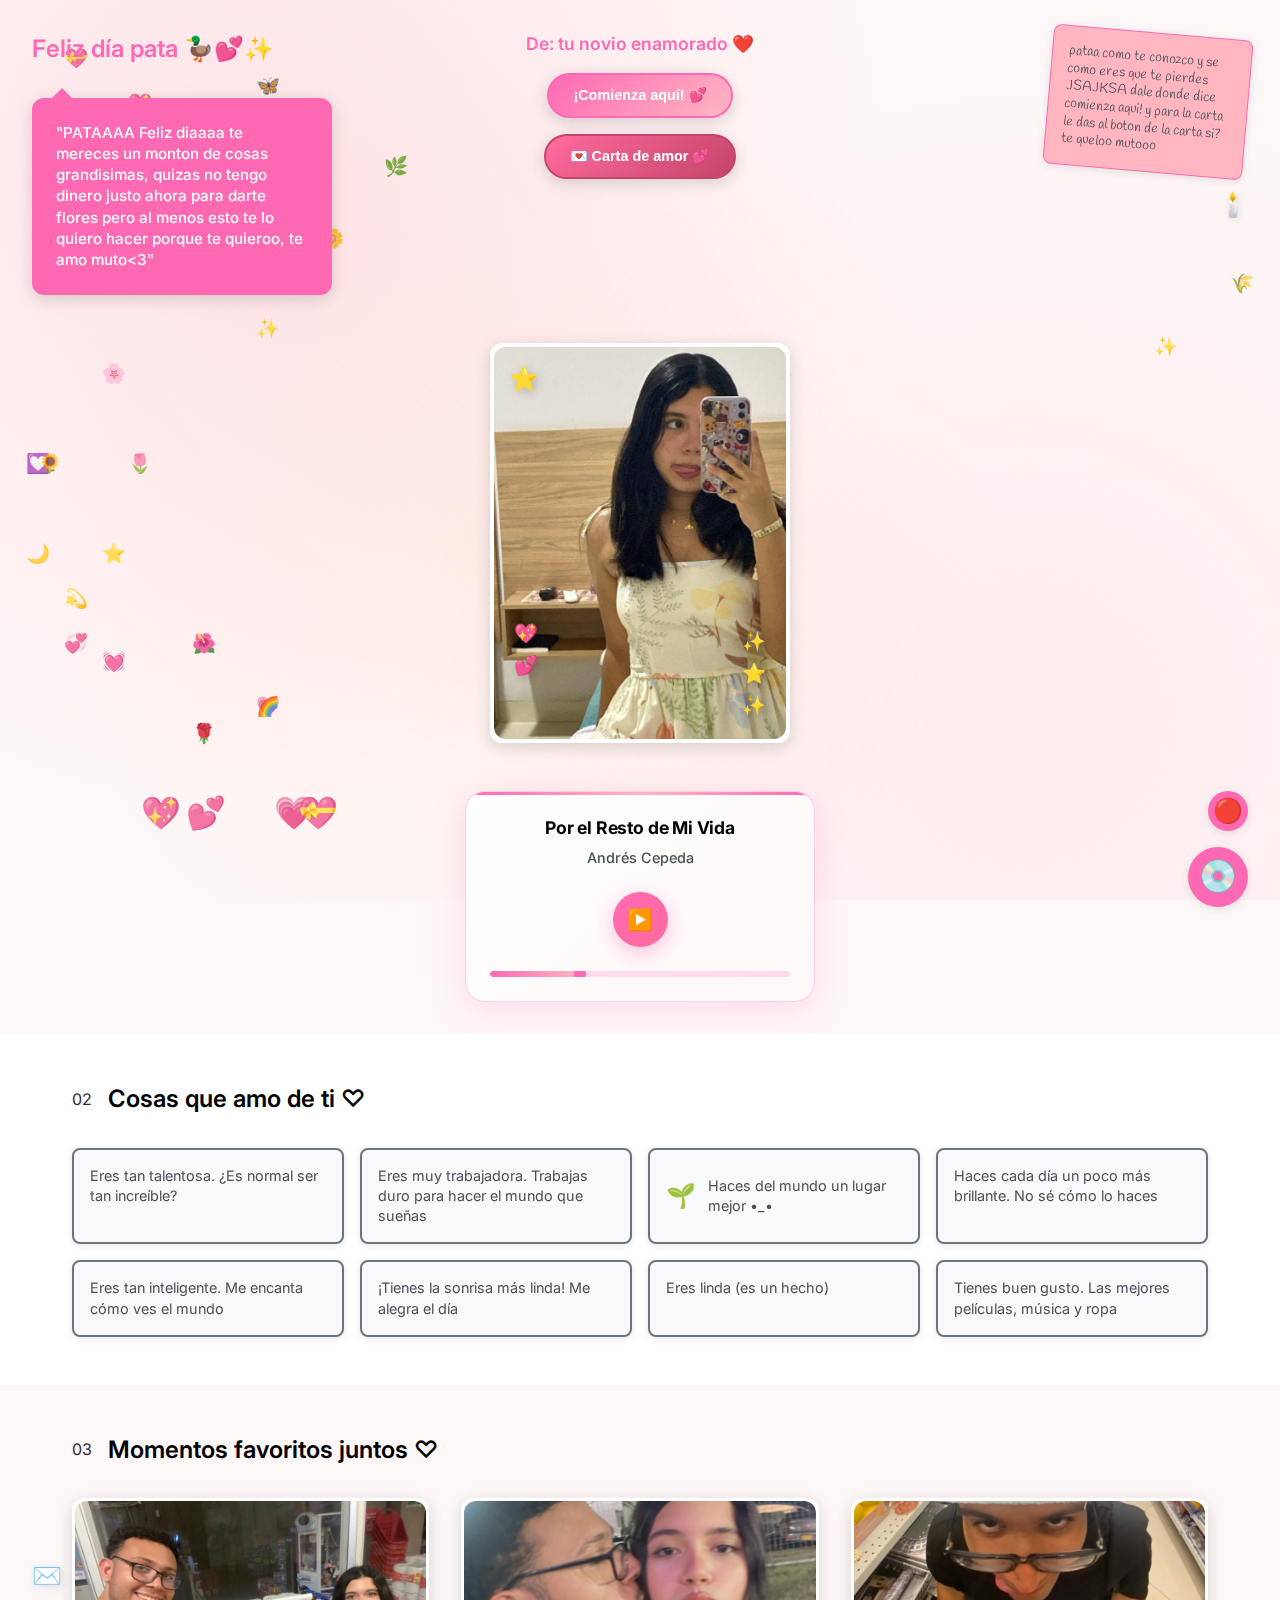
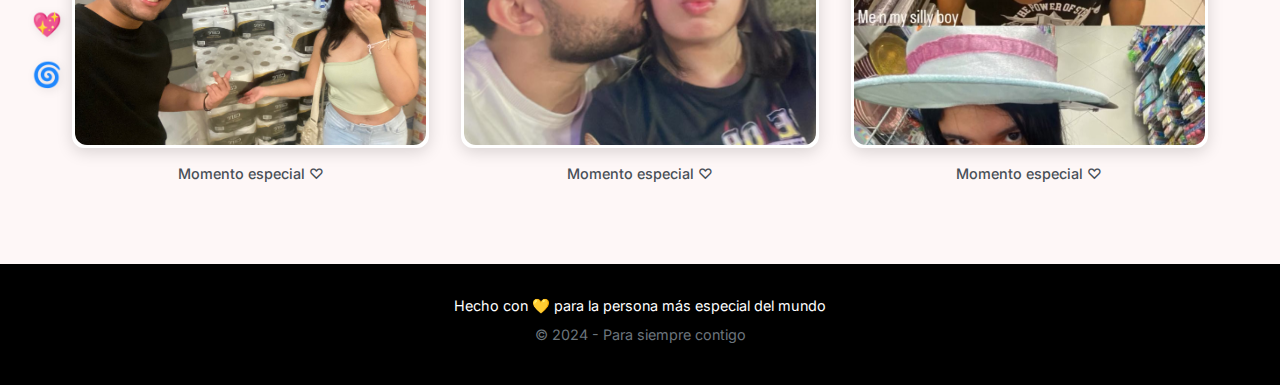
<file: index.html>
<!DOCTYPE html>
<html lang="es">
<head>
    <meta charset="UTF-8">
    <meta name="viewport" content="width=device-width, initial-scale=1.0">
    <title>para mi pata peshosha <3</title>
    <link rel="stylesheet" href="styles.css">
    <link href="https://fonts.googleapis.com/css2?family=Inter:wght@300;400;500;600;700&family=Handlee&display=swap" rel="stylesheet">
</head>
<body>
    <!-- Main Page -->
    <div class="main-page">
        <!-- Floating Background Decorations -->
        <div class="floating-heart heart-1">💖</div>
        <div class="floating-heart heart-2">💕</div>
        <div class="floating-heart heart-3">💗</div>
        <div class="floating-heart heart-4">💝</div>
        <div class="floating-heart heart-5">💘</div>
        <div class="floating-heart heart-6">💞</div>
        <div class="floating-heart heart-7">💓</div>
        <div class="floating-heart heart-8">💟</div>
        <div class="floating-flower flower-1">🌻</div>
        <div class="floating-flower flower-2">🌷</div>
        <div class="floating-flower flower-3">🌺</div>
        <div class="floating-flower flower-4">🌸</div>
        <div class="floating-flower flower-5">🌼</div>
        <div class="floating-flower flower-6">🌹</div>
        <div class="floating-flower flower-7">🌿</div>
        <div class="floating-flower flower-8">🌾</div>
        <div class="floating-star star-1">⭐</div>
        <div class="floating-star star-2">✨</div>
        <div class="floating-star star-3">🌟</div>
        <div class="floating-star star-4">💫</div>
        <div class="floating-star star-5">⭐</div>
        <div class="floating-star star-6">✨</div>
        <div class="floating-emoji emoji-1">🦋</div>
        <div class="floating-emoji emoji-2">🕊️</div>
        <div class="floating-emoji emoji-3">🌈</div>
        <div class="floating-emoji emoji-4">☁️</div>
        <div class="floating-emoji emoji-5">🌙</div>
        <div class="floating-emoji emoji-6">☀️</div>
        
        <!-- Top Section -->
        <div class="top-section">
            <div class="top-left">
                <div class="international-gf-day">
                    <h2>Feliz día pata 🦆💕✨</h2>
                </div>
                <div class="romantic-quote-box">
                    <p>"PATAAAA Feliz diaaaa te mereces un monton de cosas grandisimas, quizas no tengo dinero justo ahora para darte flores pero al menos esto te lo quiero hacer porque te quieroo, te amo muto<3"</p>
                </div>
            </div>
            
            <div class="top-center">
                <div class="from-bf">De: tu novio enamorado ❤️</div>
                <div class="start-buttons">
                    <button class="start-btn" onclick="scrollToPhoto()">¡Comienza aquí! 💕</button>
                    <button class="letter-btn" onclick="window.location.href='carta.html'">💌 Carta de amor 💕</button>
                </div>
            </div>
            
            <div class="top-right">
                <div class="sticky-note">
                    <p>pataa como te conozco y se como eres que te pierdes JSAJKSA dale donde dice comienza aqui! y para la carta le das al boton de la carta si? te queloo mutooo</p>
                </div>
                <div class="candle">🕯️</div>
            </div>
        </div>
        
        <!-- Central Photo Section -->
        <div class="central-photo-section">
            <div class="photo-container">
                <div class="main-photo-frame">
                    <img src="FOTO PATA 1.jpeg" alt="Mi pata hermosa" class="central-photo">
                    <div class="photo-stickers">
                        <div class="pink-star">⭐</div>
                        <div class="pink-hearts">
                            <div class="heart-small">💖</div>
                            <div class="heart-small">💕</div>
                        </div>
                        <div class="silver-stars">
                            <div class="star-silver">✨</div>
                            <div class="star-silver">⭐</div>
                            <div class="star-silver">✨</div>
                        </div>
                    </div>
                </div>
            </div>
        </div>
        
        <!-- Bottom Section -->
        <div class="bottom-section">
            <div class="bottom-left">
                <div class="decorative-hearts">
                    <div class="floating-heart heart-1">💖</div>
                    <div class="floating-heart heart-2">💕</div>
                    <div class="floating-heart heart-3">💗</div>
                    <div class="floating-heart heart-4">💝</div>
                </div>
            </div>
            
            <div class="bottom-center">
                <div class="music-player-widget">
                    <div class="player-info">
                        <div class="song-name" id="songName">Por el Resto de Mi Vida</div>
                        <div class="artist-name" id="artistName">Andrés Cepeda</div>
                    </div>
                    <audio id="audioPlayer" src="por-el-resto-de-mi-vida.mp3"></audio>
                    <div class="player-controls">
                        <button class="play-pause-btn" id="playPauseBtn">▶️</button>
                    </div>
                    <div class="progress-container">
                        <div class="progress-bar">
                            <div class="progress-fill" id="progressFill"></div>
                        </div>
                    </div>
                </div>
            </div>
            
            <div class="bottom-right">
                <div class="wax-seal">🔴</div>
                <div class="vinyl-record">💿</div>
            </div>
        </div>
    </div>

    <!-- Things I Love Section -->
    <section id="memorias" class="things-i-love">
        <div class="container">
            <div class="section-header">
                <span class="step-number">02</span>
                <span class="section-title">Cosas que amo de ti ♡</span>
            </div>
            
            <div class="compliments-grid">
                <div class="compliment-card">
                    <p>Eres tan talentosa. ¿Es normal ser tan increíble?</p>
                </div>
                
                <div class="compliment-card">
                    <p>Eres muy trabajadora. Trabajas duro para hacer el mundo que sueñas</p>
                </div>
                
                <div class="compliment-card with-emoji">
                    <div class="emoji">🌱</div>
                    <p>Haces del mundo un lugar mejor •_•</p>
                </div>
                
                <div class="compliment-card">
                    <p>Haces cada día un poco más brillante. No sé cómo lo haces</p>
                </div>
                
                <div class="compliment-card">
                    <p>Eres tan inteligente. Me encanta cómo ves el mundo</p>
                </div>
                
                <div class="compliment-card">
                    <p>¡Tienes la sonrisa más linda! Me alegra el día</p>
                </div>
                
                <div class="compliment-card">
                    <p>Eres linda (es un hecho)</p>
                </div>
                
                <div class="compliment-card">
                    <p>Tienes buen gusto. Las mejores películas, música y ropa</p>
                </div>
            </div>
        </div>
    </section>

    <!-- Favorite Moments Section -->
    <section id="promesas" class="favorite-moments">
        <div class="container">
            <div class="section-header">
                <span class="step-number">03</span>
                <span class="section-title">Momentos favoritos juntos ♡</span>
            </div>
            
            <div class="moments-gallery">
                <div class="moment-card">
                    <div class="moment-photo">
                        <img src="FOTOCARRUSEL1.jpeg" alt="Momento especial 1" class="moment-img">
                    </div>
                    <div class="moment-caption">Momento especial ♡</div>
                </div>
                
                <div class="moment-card">
                    <div class="moment-photo">
                        <img src="FOTOCARRUSEL2.jpeg" alt="Momento especial 2" class="moment-img">
                    </div>
                    <div class="moment-caption">Momento especial ♡</div>
                </div>
                
                <div class="moment-card">
                    <div class="moment-photo">
                        <img src="FOTOCARRUSEL3.jpeg" alt="Momento especial 3" class="moment-img">
                    </div>
                    <div class="moment-caption">Momento especial ♡</div>
                </div>
            </div>
            
            <div class="decorative-icons">
                <div class="envelope-icon">✉️</div>
                <div class="heart-icon">💖</div>
                <div class="swirl-icon">🌀</div>
            </div>
        </div>
    </section>

    <!-- Footer -->
    <footer class="footer">
        <div class="container">
            <p>Hecho con 💛 para la persona más especial del mundo</p>
            <p class="footer-date">© 2024 - Para siempre contigo</p>
        </div>
    </footer>

    <script src="script.js"></script>
</body>
</html>
</file>
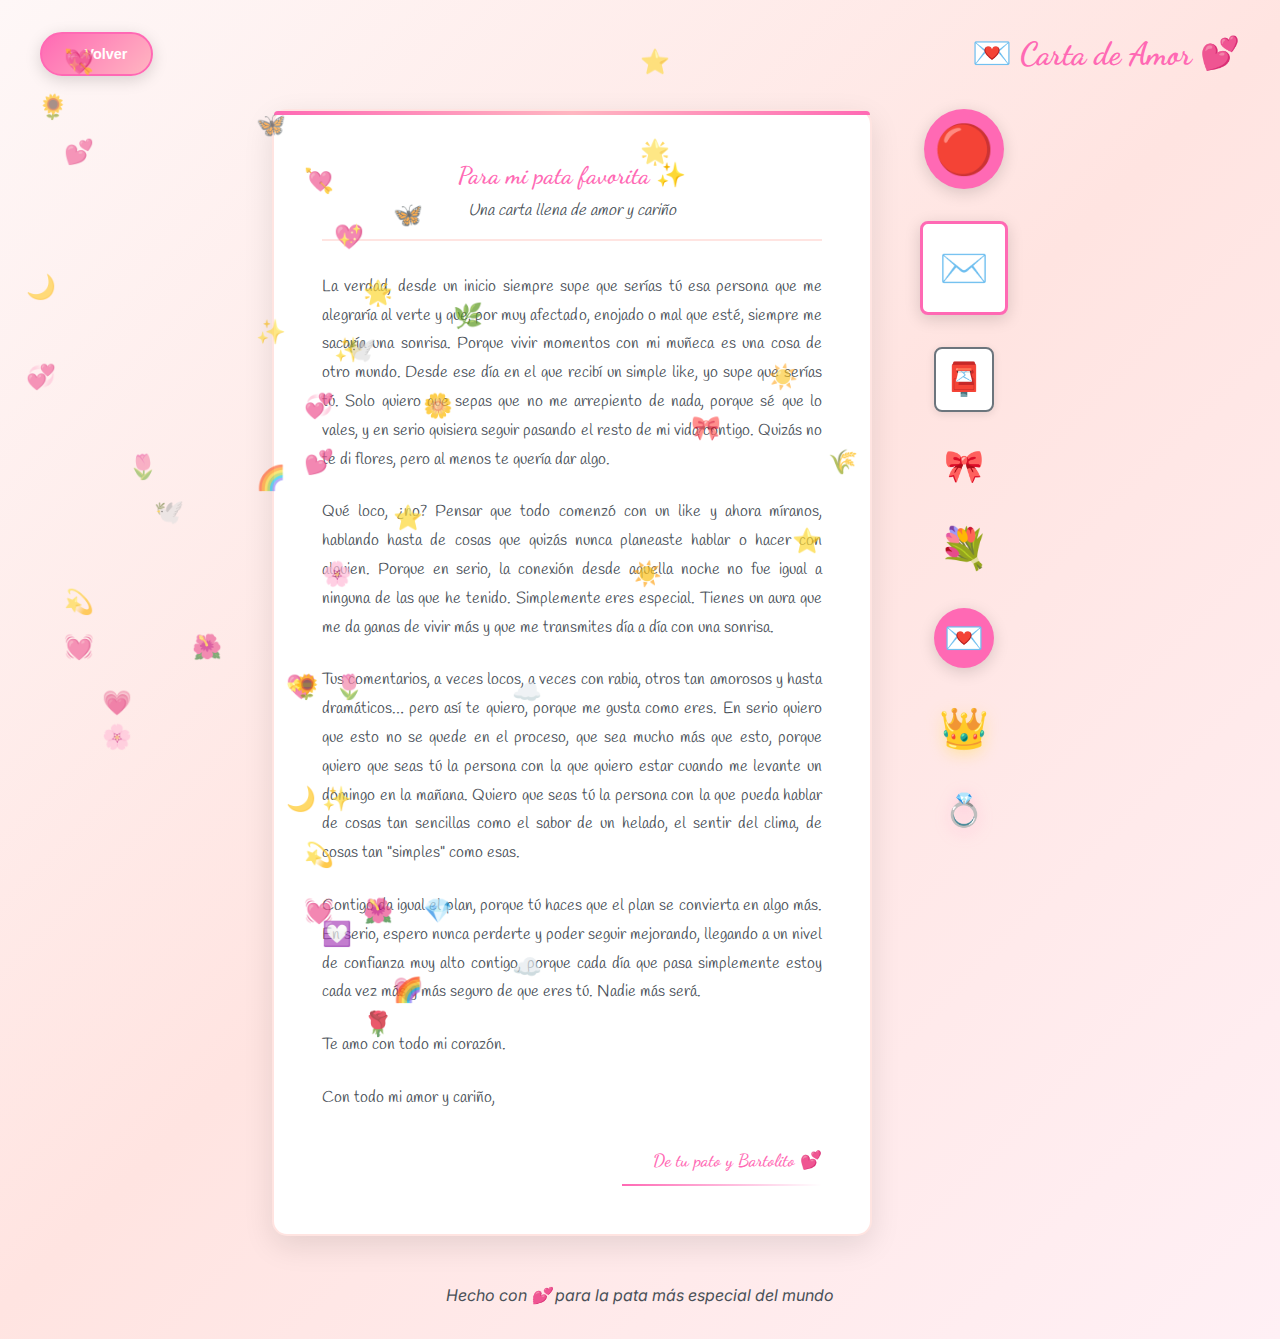
<file: carta.html>
<!DOCTYPE html>
<html lang="es">
<head>
    <meta charset="UTF-8">
    <meta name="viewport" content="width=device-width, initial-scale=1.0">
    <title>Carta de Amor - Para Mi Pata</title>
    <link rel="stylesheet" href="styles.css">
    <link href="https://fonts.googleapis.com/css2?family=Inter:wght@300;400;500;600;700&family=Handlee&family=Dancing+Script:wght@400;500;600;700&display=swap" rel="stylesheet">
</head>
<body>
    <div class="letter-page">
        <!-- Navigation -->
        <div class="letter-nav">
            <button class="back-btn" onclick="window.location.href='index.html'">← Volver</button>
            <div class="letter-title">💌 Carta de Amor 💕</div>
        </div>

        <!-- Letter Content -->
        <div class="letter-container">
            <div class="letter-paper">
                <div class="letter-header">
                    <div class="letter-date">Para mi pata favorita ✨</div>
                    <div class="letter-subtitle">Una carta llena de amor y cariño</div>
                </div>

                <div class="letter-content">
                    <div class="letter-greeting">
                        <p>Mi querida pata,</p>
                    </div>

                    <div class="letter-body">
                        <p>La verdad, desde un inicio siempre supe que serías tú esa persona que me alegraría al verte y que, por muy afectado, enojado o mal que esté, siempre me sacaría una sonrisa. Porque vivir momentos con mi muñeca es una cosa de otro mundo. Desde ese día en el que recibí un simple like, yo supe que serías tú. Solo quiero que sepas que no me arrepiento de nada, porque sé que lo vales, y en serio quisiera seguir pasando el resto de mi vida contigo. Quizás no te di flores, pero al menos te quería dar algo.</p>

                        <p>Qué loco, ¿no? Pensar que todo comenzó con un like y ahora míranos, hablando hasta de cosas que quizás nunca planeaste hablar o hacer con alguien. Porque en serio, la conexión desde aquella noche no fue igual a ninguna de las que he tenido. Simplemente eres especial. Tienes un aura que me da ganas de vivir más y que me transmites día a día con una sonrisa.</p>

                        <p>Tus comentarios, a veces locos, a veces con rabia, otros tan amorosos y hasta dramáticos… pero así te quiero, porque me gusta como eres. En serio quiero que esto no se quede en el proceso, que sea mucho más que esto, porque quiero que seas tú la persona con la que quiero estar cuando me levante un domingo en la mañana. Quiero que seas tú la persona con la que pueda hablar de cosas tan sencillas como el sabor de un helado, el sentir del clima, de cosas tan "simples" como esas.</p>

                        <p>Contigo da igual el plan, porque tú haces que el plan se convierta en algo más. En serio, espero nunca perderte y poder seguir mejorando, llegando a un nivel de confianza muy alto contigo, porque cada día que pasa simplemente estoy cada vez más y más seguro de que eres tú. Nadie más será.</p>

                        <p>Te amo con todo mi corazón.</p>

                        <p>Con todo mi amor y cariño,</p>
                    </div>

                    <div class="letter-signature">
                        <p>De tu pato y Bartolito 💕</p>
                        <div class="signature-line"></div>
                    </div>
                </div>

                <div class="letter-decorations">
                    <div class="heart-decoration heart-1">💖</div>
                    <div class="heart-decoration heart-2">💕</div>
                    <div class="heart-decoration heart-3">💗</div>
                    <div class="heart-decoration heart-4">💘</div>
                    <div class="heart-decoration heart-5">💞</div>
                    <div class="heart-decoration heart-6">💓</div>
                    <div class="heart-decoration heart-7">💟</div>
                    <div class="heart-decoration heart-8">💝</div>
                    <div class="star-decoration star-1">✨</div>
                    <div class="star-decoration star-2">⭐</div>
                    <div class="star-decoration star-3">🌟</div>
                    <div class="star-decoration star-4">💫</div>
                    <div class="star-decoration star-5">✨</div>
                    <div class="star-decoration star-6">⭐</div>
                    <div class="flower-decoration flower-1">🌻</div>
                    <div class="flower-decoration flower-2">🌷</div>
                    <div class="flower-decoration flower-3">🌺</div>
                    <div class="flower-decoration flower-4">🌸</div>
                    <div class="flower-decoration flower-5">🌼</div>
                    <div class="flower-decoration flower-6">🌹</div>
                    <div class="flower-decoration flower-7">🌿</div>
                    <div class="flower-decoration flower-8">🌾</div>
                    <div class="emoji-decoration emoji-1">🦋</div>
                    <div class="emoji-decoration emoji-2">🕊️</div>
                    <div class="emoji-decoration emoji-3">🌈</div>
                    <div class="emoji-decoration emoji-4">☁️</div>
                    <div class="emoji-decoration emoji-5">🌙</div>
                    <div class="emoji-decoration emoji-6">☀️</div>
                    <div class="emoji-decoration emoji-7">💎</div>
                    <div class="emoji-decoration emoji-8">🎀</div>
                </div>
            </div>

            <div class="letter-side-elements">
                <div class="wax-seal-large">🔴</div>
                <div class="envelope-large">✉️</div>
                <div class="stamp">📮</div>
                <div class="ribbon">🎀</div>
                <div class="flower-bouquet">💐</div>
                <div class="love-note">💌</div>
                <div class="crown">👑</div>
                <div class="ring">💍</div>
            </div>
            
            <!-- Floating background decorations for letter page -->
            <div class="letter-floating-heart heart-1">💖</div>
            <div class="letter-floating-heart heart-2">💕</div>
            <div class="letter-floating-heart heart-3">💗</div>
            <div class="letter-floating-heart heart-4">💘</div>
            <div class="letter-floating-heart heart-5">💞</div>
            <div class="letter-floating-heart heart-6">💓</div>
            <div class="letter-floating-flower flower-1">🌻</div>
            <div class="letter-floating-flower flower-2">🌷</div>
            <div class="letter-floating-flower flower-3">🌺</div>
            <div class="letter-floating-flower flower-4">🌸</div>
            <div class="letter-floating-star star-1">⭐</div>
            <div class="letter-floating-star star-2">✨</div>
            <div class="letter-floating-star star-3">🌟</div>
            <div class="letter-floating-star star-4">💫</div>
            <div class="letter-floating-emoji emoji-1">🦋</div>
            <div class="letter-floating-emoji emoji-2">🕊️</div>
            <div class="letter-floating-emoji emoji-3">🌈</div>
            <div class="letter-floating-emoji emoji-4">☁️</div>
            <div class="letter-floating-emoji emoji-5">🌙</div>
            <div class="letter-floating-emoji emoji-6">☀️</div>
        </div>

        <div class="letter-footer">
            <p>Hecho con 💕 para la pata más especial del mundo</p>
        </div>
    </div>

    <script>
        // Animaciones para los elementos decorativos
        document.addEventListener('DOMContentLoaded', function() {
            const decorations = document.querySelectorAll('.heart-decoration, .star-decoration, .flower-decoration');
            
            decorations.forEach((decoration, index) => {
                decoration.style.animationDelay = `${index * 0.2}s`;
                decoration.addEventListener('mouseenter', function() {
                    this.style.transform = 'scale(1.2) rotate(10deg)';
                });
                decoration.addEventListener('mouseleave', function() {
                    this.style.transform = 'scale(1) rotate(0deg)';
                });
            });

            // Efecto de escritura en el saludo
            const greeting = document.querySelector('.letter-greeting p');
            const text = greeting.textContent;
            greeting.textContent = '';
            
            let i = 0;
            const typeWriter = () => {
                if (i < text.length) {
                    greeting.textContent += text.charAt(i);
                    i++;
                    setTimeout(typeWriter, 100);
                }
            };
            
            setTimeout(typeWriter, 1000);
        });
    </script>
</body>
</html>
</file>
<file: styles.css>
/* Reset y configuración base */
* {
    margin: 0;
    padding: 0;
    box-sizing: border-box;
}

body {
    font-family: 'Inter', -apple-system, BlinkMacSystemFont, 'Segoe UI', 'Helvetica Neue', Arial, sans-serif;
    line-height: 1.4;
    color: #2c2c2e;
    background: #fef7f7;
    overflow-x: hidden;
    font-weight: 400;
    -webkit-font-smoothing: antialiased;
    -moz-osx-font-smoothing: grayscale;
}

/* Variables CSS para colores estilo collage */
:root {
    --pink: #ff69b4;
    --light-pink: #ffb6c1;
    --soft-pink: #ffe4e1;
    --pink-bg: #fef7f7;
    --yellow: #ffd700;
    --light-yellow: #fff8dc;
    --gray: #6c757d;
    --light-gray: #f8f9fa;
    --dark-gray: #495057;
    --white: #ffffff;
    --black: #000000;
    --red: #dc3545;
    --brown: #8b4513;
    --shadow: 0 2px 8px rgba(0, 0, 0, 0.1);
    --shadow-lg: 0 4px 16px rgba(0, 0, 0, 0.15);
    --border-radius: 8px;
    --border-radius-lg: 12px;
}

/* Main Page Layout */
.main-page {
    min-height: 100vh;
    padding: 2rem;
    position: relative;
    background: var(--pink-bg);
    overflow: hidden;
}

/* Background Decorations */
.main-page::before {
    content: '';
    position: fixed;
    top: 0;
    left: 0;
    width: 100%;
    height: 100%;
    background: 
        radial-gradient(circle at 20% 20%, rgba(255, 182, 193, 0.3) 0%, transparent 50%),
        radial-gradient(circle at 80% 80%, rgba(255, 192, 203, 0.2) 0%, transparent 50%),
        radial-gradient(circle at 40% 60%, rgba(255, 218, 185, 0.2) 0%, transparent 50%);
    pointer-events: none;
    z-index: 0;
}

/* Floating Hearts, Flowers, Stars and Emojis */
.floating-heart, .floating-flower, .floating-star, .floating-emoji {
    position: fixed;
    font-size: 1.2rem;
    pointer-events: none;
    animation: floatAround 8s ease-in-out infinite;
    z-index: 1;
    opacity: 0.8;
}

.floating-heart {
    color: var(--pink);
}

.floating-flower {
    color: var(--yellow);
}

.floating-star {
    color: #ffd700;
}

.floating-emoji {
    color: #87ceeb;
}

/* Hearts */
.heart-1 { top: 10%; left: 10%; animation-delay: 0s; }
.heart-2 { top: 20%; right: 15%; animation-delay: 2s; }
.heart-3 { bottom: 30%; left: 20%; animation-delay: 4s; }
.heart-4 { bottom: 10%; right: 10%; animation-delay: 6s; }
.heart-5 { top: 40%; left: 5%; animation-delay: 1s; }
.heart-6 { top: 70%; right: 20%; animation-delay: 3s; }
.heart-7 { bottom: 50%; left: 8%; animation-delay: 5s; }
.heart-8 { top: 85%; right: 8%; animation-delay: 7s; }

/* Flowers */
.flower-1 { top: 15%; left: 3%; animation-delay: 1.5s; }
.flower-2 { top: 50%; right: 25%; animation-delay: 3.5s; }
.flower-3 { bottom: 40%; left: 15%; animation-delay: 5.5s; }
.flower-4 { top: 80%; right: 5%; animation-delay: 7.5s; }
.flower-5 { top: 25%; left: 25%; animation-delay: 0.5s; }
.flower-6 { top: 60%; right: 10%; animation-delay: 2.5s; }
.flower-7 { bottom: 20%; left: 30%; animation-delay: 4.5s; }
.flower-8 { top: 90%; right: 30%; animation-delay: 6.5s; }

/* Stars */
.star-1 { top: 5%; left: 50%; animation-delay: 1s; }
.star-2 { top: 35%; right: 5%; animation-delay: 3s; }
.star-3 { bottom: 60%; left: 50%; animation-delay: 5s; }
.star-4 { top: 65%; left: 5%; animation-delay: 7s; }
.star-5 { top: 45%; right: 40%; animation-delay: 2s; }
.star-6 { bottom: 15%; right: 50%; animation-delay: 4s; }

/* Emojis */
.emoji-1 { top: 12%; right: 30%; animation-delay: 1.2s; }
.emoji-2 { top: 55%; left: 12%; animation-delay: 3.2s; }
.emoji-3 { bottom: 45%; right: 15%; animation-delay: 5.2s; }
.emoji-4 { top: 75%; left: 40%; animation-delay: 7.2s; }
.emoji-5 { top: 30%; right: 50%; animation-delay: 2.2s; }
.emoji-6 { bottom: 25%; left: 60%; animation-delay: 4.2s; }

@keyframes floatAround {
    0%, 100% { 
        transform: translateY(0px) rotate(0deg); 
        opacity: 0.7;
    }
    25% { 
        transform: translateY(-20px) rotate(90deg); 
        opacity: 1;
    }
    50% { 
        transform: translateY(-10px) rotate(180deg); 
        opacity: 0.8;
    }
    75% { 
        transform: translateY(-30px) rotate(270deg); 
        opacity: 0.9;
    }
}

/* Navigation Arrows */
.nav-arrow {
    position: fixed;
    top: 50%;
    transform: translateY(-50%);
    font-size: 2rem;
    color: var(--pink);
    cursor: pointer;
    z-index: 100;
    background: var(--white);
    border-radius: 50%;
    width: 50px;
    height: 50px;
    display: flex;
    align-items: center;
    justify-content: center;
    box-shadow: var(--shadow);
    transition: all 0.3s ease;
}

.nav-left {
    left: 2rem;
}

.nav-right {
    right: 2rem;
}

.nav-arrow:hover {
    background: var(--soft-pink);
    transform: translateY(-50%) scale(1.1);
}

/* Top Section */
.top-section {
    display: grid;
    grid-template-columns: 1fr 1fr 1fr;
    gap: 2rem;
    margin-bottom: 3rem;
    align-items: start;
    position: relative;
    z-index: 10;
}

.top-left {
    display: flex;
    flex-direction: column;
    gap: 1.5rem;
}

.international-gf-day h2 {
    font-size: 1.5rem;
    color: var(--pink);
    font-weight: 600;
    margin-bottom: 0.5rem;
}

.international-gf-day p {
    font-size: 0.9rem;
    color: var(--dark-gray);
    font-style: italic;
}

.romantic-quote-box {
    background: var(--pink);
    color: var(--white);
    padding: 1.5rem;
    border-radius: var(--border-radius-lg);
    box-shadow: var(--shadow-lg);
    position: relative;
    max-width: 300px;
}

.romantic-quote-box::before {
    content: '';
    position: absolute;
    top: -10px;
    left: 20px;
    width: 0;
    height: 0;
    border-left: 10px solid transparent;
    border-right: 10px solid transparent;
    border-bottom: 10px solid var(--pink);
}

.romantic-quote-box p {
    font-size: 0.95rem;
    line-height: 1.4;
    font-weight: 500;
}

.top-center {
    text-align: center;
    display: flex;
    flex-direction: column;
    gap: 1rem;
    align-items: center;
}

.from-bf {
    font-size: 1.1rem;
    color: var(--pink);
    font-weight: 600;
}

.start-buttons {
    display: flex;
    flex-direction: column;
    gap: 0.5rem;
    align-items: center;
}

.start-btn, .letter-btn {
    background: linear-gradient(135deg, var(--pink) 0%, var(--light-pink) 100%);
    border: 2px solid var(--pink);
    border-radius: 25px;
    padding: 0.75rem 1.5rem;
    font-size: 0.9rem;
    color: var(--white);
    cursor: pointer;
    box-shadow: var(--shadow-lg);
    transition: all 0.3s ease;
    font-weight: 600;
    position: relative;
    overflow: hidden;
}

.start-btn::before, .letter-btn::before {
    content: '';
    position: absolute;
    top: 0;
    left: -100%;
    width: 100%;
    height: 100%;
    background: linear-gradient(90deg, transparent, rgba(255, 255, 255, 0.3), transparent);
    transition: left 0.5s ease;
}

.start-btn:hover::before, .letter-btn:hover::before {
    left: 100%;
}

.start-btn:hover, .letter-btn:hover {
    background: linear-gradient(135deg, var(--light-pink) 0%, var(--pink) 100%);
    transform: translateY(-3px) scale(1.05);
    box-shadow: 0 8px 25px rgba(255, 105, 180, 0.4);
}

.letter-btn {
    background: linear-gradient(135deg, #ff6b9d 0%, #c44569 100%);
    border: 2px solid #c44569;
    margin-top: 0.5rem;
}

.letter-btn:hover {
    background: linear-gradient(135deg, #c44569 0%, #ff6b9d 100%);
    box-shadow: 0 8px 25px rgba(196, 69, 105, 0.4);
}

.top-right {
    display: flex;
    flex-direction: column;
    gap: 1rem;
    align-items: flex-end;
}

.sticky-note {
    background: var(--light-pink);
    padding: 1rem;
    border-radius: var(--border-radius);
    max-width: 200px;
    transform: rotate(5deg);
    box-shadow: var(--shadow);
    border: 1px solid var(--pink);
}

.sticky-note p {
    font-family: 'Handlee', cursive;
    font-size: 0.85rem;
    color: var(--dark-gray);
    line-height: 1.3;
}

.candle {
    font-size: 1.5rem;
    filter: drop-shadow(2px 2px 4px rgba(0, 0, 0, 0.1));
}

/* Central Photo Section */
.central-photo-section {
    display: flex;
    justify-content: center;
    margin: 3rem 0;
    position: relative;
    z-index: 10;
}

.photo-container {
    position: relative;
}

.main-photo-frame {
    position: relative;
    width: 300px;
    height: 400px;
    background: var(--white);
    border-radius: var(--border-radius-lg);
    box-shadow: var(--shadow-lg);
    overflow: hidden;
    border: 4px solid var(--white);
}

.central-photo {
    width: 100%;
    height: 100%;
    object-fit: cover;
    object-position: center;
    border-radius: var(--border-radius-lg);
}

.photo-stickers {
    position: absolute;
    top: 0;
    left: 0;
    right: 0;
    bottom: 0;
    pointer-events: none;
}

.pink-star {
    position: absolute;
    top: 15px;
    left: 15px;
    font-size: 1.5rem;
    color: var(--pink);
    filter: drop-shadow(2px 2px 4px rgba(0, 0, 0, 0.2));
}

.pink-hearts {
    position: absolute;
    bottom: 60px;
    left: 20px;
    display: flex;
    flex-direction: column;
    gap: 5px;
}

.heart-small {
    font-size: 1.2rem;
    color: var(--pink);
    filter: drop-shadow(2px 2px 4px rgba(0, 0, 0, 0.2));
}

.silver-stars {
    position: absolute;
    bottom: 20px;
    right: 20px;
    display: flex;
    flex-direction: column;
    gap: 5px;
}

.star-silver {
    font-size: 1.2rem;
    color: #c0c0c0;
    filter: drop-shadow(2px 2px 4px rgba(0, 0, 0, 0.3));
}

/* Bottom Section */
.bottom-section {
    display: grid;
    grid-template-columns: 1fr 1fr 1fr;
    gap: 2rem;
    margin-top: 3rem;
    align-items: start;
    position: relative;
    z-index: 10;
}

.bottom-left {
    display: flex;
    flex-direction: column;
    gap: 1rem;
    align-items: center;
    justify-content: center;
}

.decorative-hearts {
    display: flex;
    flex-wrap: wrap;
    gap: 1rem;
    justify-content: center;
    align-items: center;
}

.decorative-hearts .floating-heart {
    position: relative;
    font-size: 2rem;
    animation: gentleFloat 3s ease-in-out infinite;
    cursor: pointer;
    transition: all 0.3s ease;
}

.decorative-hearts .floating-heart:hover {
    transform: scale(1.3) rotate(15deg);
    filter: drop-shadow(0 4px 8px rgba(255, 105, 180, 0.4));
}

.decorative-hearts .heart-1 {
    animation-delay: 0s;
}

.decorative-hearts .heart-2 {
    animation-delay: 0.5s;
}

.decorative-hearts .heart-3 {
    animation-delay: 1s;
}

.decorative-hearts .heart-4 {
    animation-delay: 1.5s;
}

@keyframes gentleFloat {
    0%, 100% { 
        transform: translateY(0px) rotate(0deg); 
    }
    50% { 
        transform: translateY(-10px) rotate(10deg); 
    }
}

.happiness-ticket {
    background: var(--brown);
    color: var(--white);
    padding: 1rem 1.5rem;
    border-radius: 20px;
    text-align: center;
    box-shadow: var(--shadow);
    transform: rotate(-2deg);
    border: 2px solid var(--white);
}

.ticket-text {
    font-size: 0.8rem;
    font-weight: 600;
    margin-bottom: 0.25rem;
}

.ticket-number {
    font-size: 0.7rem;
    opacity: 0.8;
}

.envelope-container {
    position: relative;
    display: inline-block;
}

.envelope {
    font-size: 2rem;
    background: var(--white);
    border-radius: var(--border-radius);
    padding: 0.5rem;
    box-shadow: var(--shadow);
    border: 2px solid var(--gray);
}

.heart-seal {
    position: absolute;
    top: -5px;
    right: -5px;
    font-size: 1rem;
    background: var(--pink);
    border-radius: 50%;
    width: 20px;
    height: 20px;
    display: flex;
    align-items: center;
    justify-content: center;
}

.clickable-text {
    font-size: 0.8rem;
    color: var(--pink);
    font-weight: 500;
    font-style: italic;
}

.bottom-center {
    display: flex;
    flex-direction: column;
    gap: 0.5rem;
    align-items: center;
}

.music-player-widget {
    background: linear-gradient(135deg, #ffffff 0%, #fef7f7 100%);
    border-radius: 20px;
    padding: 1.5rem;
    box-shadow: 0 8px 32px rgba(255, 105, 180, 0.2);
    width: 100%;
    max-width: 350px;
    border: 1px solid rgba(255, 105, 180, 0.3);
    backdrop-filter: blur(10px);
    position: relative;
    overflow: hidden;
}

.music-player-widget::before {
    content: '';
    position: absolute;
    top: 0;
    left: 0;
    right: 0;
    height: 3px;
    background: linear-gradient(90deg, var(--pink) 0%, var(--light-pink) 50%, var(--pink) 100%);
    border-radius: 20px 20px 0 0;
}

.player-info {
    text-align: center;
    margin-bottom: 1.5rem;
    position: relative;
    z-index: 2;
}

.song-name {
    font-size: 1.1rem;
    font-weight: 700;
    color: var(--black);
    margin-bottom: 0.5rem;
    letter-spacing: -0.01em;
}

.artist-name {
    font-size: 0.9rem;
    color: var(--dark-gray);
    font-weight: 500;
}

.player-controls {
    display: flex;
    justify-content: center;
    align-items: center;
    gap: 1.5rem;
    margin-bottom: 1.5rem;
    position: relative;
    z-index: 2;
}

.prev-btn, .next-btn {
    background: var(--pink);
    border: none;
    border-radius: 50%;
    width: 45px;
    height: 45px;
    display: flex;
    align-items: center;
    justify-content: center;
    color: var(--white);
    font-size: 1.1rem;
    cursor: pointer;
    transition: all 0.3s ease;
    box-shadow: 0 4px 12px rgba(255, 105, 180, 0.3);
}

.play-pause-btn {
    background: linear-gradient(135deg, var(--pink) 0%, #ff6b9d 100%);
    border: none;
    border-radius: 50%;
    width: 55px;
    height: 55px;
    display: flex;
    align-items: center;
    justify-content: center;
    color: var(--white);
    font-size: 1.3rem;
    cursor: pointer;
    transition: all 0.3s ease;
    box-shadow: 0 6px 20px rgba(255, 105, 180, 0.4);
}

.prev-btn:hover, .next-btn:hover {
    background: var(--light-pink);
    transform: scale(1.1);
    box-shadow: 0 6px 20px rgba(255, 105, 180, 0.4);
}

.play-pause-btn:hover {
    background: linear-gradient(135deg, #ff6b9d 0%, var(--pink) 100%);
    transform: scale(1.1);
    box-shadow: 0 8px 25px rgba(255, 105, 180, 0.5);
}

.progress-container {
    width: 100%;
    position: relative;
    z-index: 2;
}

.progress-bar {
    width: 100%;
    height: 6px;
    background: rgba(255, 105, 180, 0.2);
    border-radius: 3px;
    overflow: hidden;
    position: relative;
}

.progress-fill {
    height: 100%;
    background: linear-gradient(90deg, var(--pink) 0%, var(--light-pink) 100%);
    width: 30%;
    border-radius: 3px;
    transition: width 0.3s ease;
    position: relative;
}

.progress-fill::after {
    content: '';
    position: absolute;
    right: -6px;
    top: 50%;
    transform: translateY(-50%);
    width: 12px;
    height: 12px;
    background: var(--pink);
    border-radius: 50%;
    box-shadow: 0 2px 6px rgba(255, 105, 180, 0.4);
}

.bottom-right {
    display: flex;
    flex-direction: column;
    gap: 1rem;
    align-items: flex-end;
}

.wax-seal {
    font-size: 1.5rem;
    background: var(--pink);
    border-radius: 50%;
    width: 40px;
    height: 40px;
    display: flex;
    align-items: center;
    justify-content: center;
    box-shadow: var(--shadow);
}

.vinyl-record {
    font-size: 2rem;
    background: var(--pink);
    border-radius: 50%;
    width: 60px;
    height: 60px;
    display: flex;
    align-items: center;
    justify-content: center;
    box-shadow: var(--shadow);
}

/* Container */
.container {
    max-width: 1200px;
    margin: 0 auto;
    padding: 0 2rem;
}

/* Section Headers */
.section-header {
    display: flex;
    align-items: center;
    gap: 1rem;
    margin-bottom: 2rem;
}

.section-title {
    font-size: 1.5rem;
    font-weight: 600;
    color: var(--black);
}

/* Things I Love Section */
.things-i-love {
    padding: 3rem 0;
    background: var(--white);
}

.compliments-grid {
    display: grid;
    grid-template-columns: repeat(auto-fit, minmax(250px, 1fr));
    gap: 1rem;
}

.compliment-card {
    background: var(--light-gray);
    border: 2px solid var(--gray);
    border-radius: var(--border-radius);
    padding: 1rem;
    box-shadow: var(--shadow);
    transition: all 0.3s ease;
    position: relative;
}

.compliment-card:hover {
    transform: translateY(-2px);
    box-shadow: var(--shadow-lg);
    border-color: var(--pink);
}

.compliment-card.with-emoji {
    display: flex;
    align-items: center;
    gap: 0.75rem;
}

.compliment-card .emoji {
    font-size: 1.5rem;
    flex-shrink: 0;
}

.compliment-card p {
    font-size: 0.9rem;
    color: var(--dark-gray);
    line-height: 1.4;
    margin: 0;
}

/* Favorite Moments Section */
.favorite-moments {
    padding: 3rem 0;
    background: var(--pink-bg);
    position: relative;
}

.moments-gallery {
    display: grid;
    grid-template-columns: repeat(auto-fit, minmax(200px, 1fr));
    gap: 2rem;
    margin-bottom: 2rem;
}

.moment-card {
    text-align: center;
}

.moment-photo {
    width: 100%;
    height: 250px;
    background: var(--white);
    border-radius: var(--border-radius-lg);
    box-shadow: var(--shadow-lg);
    margin-bottom: 1rem;
    overflow: hidden;
    border: 3px solid var(--white);
}

.moment-img {
    width: 100%;
    height: 100%;
    object-fit: cover;
    object-position: center;
    border-radius: var(--border-radius-lg);
    transition: transform 0.3s ease;
}

.moment-card:hover .moment-img {
    transform: scale(1.05);
}

.moment-caption {
    font-size: 0.9rem;
    font-weight: 500;
    color: var(--dark-gray);
}

.decorative-icons {
    position: absolute;
    left: 2rem;
    top: 50%;
    transform: translateY(-50%);
    display: flex;
    flex-direction: column;
    gap: 1rem;
}

.envelope-icon, .heart-icon, .swirl-icon {
    font-size: 1.5rem;
    filter: drop-shadow(2px 2px 4px rgba(0, 0, 0, 0.1));
}

.envelope-icon {
    color: var(--red);
}

.heart-icon {
    color: var(--pink);
}

.swirl-icon {
    color: var(--pink);
}

/* Footer */
.footer {
    background: var(--black);
    color: var(--white);
    padding: 2rem 0;
    text-align: center;
}

.footer p {
    margin-bottom: 0.5rem;
    font-size: 0.9rem;
}

.footer-date {
    color: var(--gray);
    font-size: 0.8rem;
}

/* Responsive Design */
@media (max-width: 768px) {
    .main-page {
        padding: 1rem;
    }
    
    .nav-arrow {
        display: none;
    }
    
    .top-section {
        grid-template-columns: 1fr;
        gap: 1.5rem;
        text-align: center;
    }
    
    .top-right {
        align-items: center;
    }
    
    .central-photo-section {
        margin: 2rem 0;
    }
    
    .main-photo-frame {
        width: 250px;
        height: 320px;
    }
    
    .bottom-section {
        grid-template-columns: 1fr;
        gap: 1.5rem;
        text-align: center;
    }
    
    .bottom-left, .bottom-right {
        align-items: center;
    }
    
    .compliments-grid {
        grid-template-columns: 1fr;
    }
    
    .moments-gallery {
        grid-template-columns: 1fr;
    }
    
    .decorative-icons {
        position: static;
        flex-direction: row;
        justify-content: center;
        margin-top: 1rem;
    }
}

@media (max-width: 480px) {
    .container {
        padding: 0 1rem;
    }
    
    .main-photo-frame {
        width: 200px;
        height: 260px;
    }
    
    .romantic-quote-box {
        max-width: 100%;
    }
    
    .romantic-quote-box p {
        font-size: 0.85rem;
    }
    
    .compliment-card {
        padding: 0.75rem;
    }
    
    .compliment-card p {
        font-size: 0.85rem;
    }
}

/* Smooth scrolling */
html {
    scroll-behavior: smooth;
}

/* Loading animation */
@keyframes fadeIn {
    from { opacity: 0; }
    to { opacity: 1; }
}

body {
    animation: fadeIn 1s ease-out;
}

/* Hover effects */
.compliment-card:hover .emoji {
    transform: scale(1.1);
    transition: transform 0.3s ease;
}

.moment-card:hover .moment-img {
    transform: scale(1.05);
    transition: transform 0.3s ease;
}

/* Sticky note rotation */
.sticky-note:hover {
    transform: rotate(0deg) scale(1.05);
    transition: all 0.3s ease;
}

/* Vinyl record spin */
.vinyl-record:hover {
    animation: spin 2s linear infinite;
}

@keyframes spin {
    from { transform: rotate(0deg); }
    to { transform: rotate(360deg); }
}

/* Photo stickers animation */
.photo-stickers .pink-star,
.photo-stickers .heart-small,
.photo-stickers .star-silver {
    animation: float 3s ease-in-out infinite;
}

.photo-stickers .heart-small:nth-child(2) {
    animation-delay: 0.5s;
}

.photo-stickers .star-silver:nth-child(2) {
    animation-delay: 1s;
}

.photo-stickers .star-silver:nth-child(3) {
    animation-delay: 1.5s;
}

@keyframes float {
    0%, 100% { transform: translateY(0px); }
    50% { transform: translateY(-5px); }
}

/* Letter Page Styles */
.letter-page {
    min-height: 100vh;
    background: linear-gradient(135deg, #fef7f7 0%, #ffe4e1 50%, #fff0f5 100%);
    padding: 2rem;
    position: relative;
    overflow-x: hidden;
}

.letter-nav {
    display: flex;
    justify-content: space-between;
    align-items: center;
    margin-bottom: 2rem;
    max-width: 1200px;
    margin-left: auto;
    margin-right: auto;
}

.back-btn {
    background: linear-gradient(135deg, var(--pink) 0%, var(--light-pink) 100%);
    border: 2px solid var(--pink);
    border-radius: 25px;
    padding: 0.75rem 1.5rem;
    font-size: 0.9rem;
    color: var(--white);
    cursor: pointer;
    box-shadow: var(--shadow-lg);
    transition: all 0.3s ease;
    font-weight: 600;
}

.back-btn:hover {
    background: linear-gradient(135deg, var(--light-pink) 0%, var(--pink) 100%);
    transform: translateY(-2px) scale(1.05);
    box-shadow: 0 8px 25px rgba(255, 105, 180, 0.4);
}

.letter-title {
    font-size: 2rem;
    font-weight: 700;
    color: var(--pink);
    text-align: center;
    font-family: 'Dancing Script', cursive;
}

.letter-container {
    display: flex;
    justify-content: center;
    align-items: flex-start;
    gap: 3rem;
    max-width: 1200px;
    margin: 0 auto;
    position: relative;
}

.letter-paper {
    background: var(--white);
    border-radius: 15px;
    padding: 3rem;
    box-shadow: 0 10px 30px rgba(0, 0, 0, 0.1);
    border: 2px solid var(--soft-pink);
    position: relative;
    max-width: 600px;
    width: 100%;
    font-family: 'Handlee', cursive;
}

.letter-paper::before {
    content: '';
    position: absolute;
    top: 0;
    left: 0;
    right: 0;
    height: 4px;
    background: linear-gradient(90deg, var(--pink) 0%, var(--light-pink) 50%, var(--pink) 100%);
    border-radius: 15px 15px 0 0;
}

.letter-header {
    text-align: center;
    margin-bottom: 2rem;
    border-bottom: 2px solid var(--soft-pink);
    padding-bottom: 1rem;
}

.letter-date {
    font-size: 1.5rem;
    font-weight: 600;
    color: var(--pink);
    margin-bottom: 0.5rem;
    font-family: 'Dancing Script', cursive;
}

.letter-subtitle {
    font-size: 1rem;
    color: var(--dark-gray);
    font-style: italic;
}

.letter-content {
    line-height: 1.8;
    color: var(--dark-gray);
}

.letter-greeting {
    margin-bottom: 1.5rem;
}

.letter-greeting p {
    font-size: 1.2rem;
    font-weight: 600;
    color: var(--pink);
    margin-bottom: 0;
}

.letter-body p {
    margin-bottom: 1.5rem;
    font-size: 1rem;
    text-align: justify;
}

.letter-signature {
    margin-top: 2rem;
    text-align: right;
}

.letter-signature p {
    font-size: 1.1rem;
    font-weight: 600;
    color: var(--pink);
    margin-bottom: 0.5rem;
    font-family: 'Dancing Script', cursive;
}

.signature-line {
    width: 200px;
    height: 2px;
    background: linear-gradient(90deg, var(--pink) 0%, transparent 100%);
    margin-left: auto;
}

.letter-decorations {
    position: absolute;
    top: 0;
    left: 0;
    right: 0;
    bottom: 0;
    pointer-events: none;
    overflow: hidden;
}

.heart-decoration, .star-decoration, .flower-decoration, .emoji-decoration {
    position: absolute;
    font-size: 1.5rem;
    animation: float 3s ease-in-out infinite;
    opacity: 0.7;
    pointer-events: all;
    cursor: pointer;
    transition: all 0.3s ease;
}

.heart-1 {
    top: 10%;
    right: 10%;
    color: var(--pink);
}

.heart-2 {
    top: 30%;
    left: 5%;
    color: var(--light-pink);
}

.heart-3 {
    bottom: 20%;
    right: 15%;
    color: var(--pink);
}

.star-1 {
    top: 20%;
    left: 10%;
    color: var(--yellow);
}

.star-2 {
    bottom: 30%;
    left: 20%;
    color: var(--yellow);
}

.flower-1 {
    top: 50%;
    right: 5%;
    color: var(--yellow);
}

.flower-2 {
    bottom: 10%;
    left: 10%;
    color: var(--pink);
}

.flower-3 {
    top: 70%;
    right: 25%;
    color: var(--light-pink);
}

.heart-4 {
    top: 5%;
    left: 5%;
    color: var(--pink);
    animation-delay: 0.5s;
}

.heart-5 {
    top: 25%;
    right: 5%;
    color: var(--light-pink);
    animation-delay: 1.5s;
}

.heart-6 {
    bottom: 5%;
    left: 5%;
    color: var(--pink);
    animation-delay: 2.5s;
}

.heart-7 {
    bottom: 25%;
    right: 5%;
    color: var(--light-pink);
    animation-delay: 3.5s;
}

.heart-8 {
    top: 50%;
    left: 2%;
    color: var(--pink);
    animation-delay: 4.5s;
}

.star-3 {
    top: 15%;
    left: 15%;
    color: var(--yellow);
    animation-delay: 1s;
}

.star-4 {
    bottom: 15%;
    right: 15%;
    color: var(--yellow);
    animation-delay: 2s;
}

.star-5 {
    top: 60%;
    left: 8%;
    color: var(--yellow);
    animation-delay: 3s;
}

.star-6 {
    bottom: 60%;
    right: 8%;
    color: var(--yellow);
    animation-delay: 4s;
}

.flower-4 {
    top: 40%;
    left: 8%;
    color: var(--yellow);
    animation-delay: 1.5s;
}

.flower-5 {
    bottom: 40%;
    right: 8%;
    color: var(--pink);
    animation-delay: 2.5s;
}

.flower-6 {
    top: 80%;
    left: 15%;
    color: var(--yellow);
    animation-delay: 3.5s;
}

.flower-7 {
    bottom: 80%;
    right: 15%;
    color: var(--pink);
    animation-delay: 4.5s;
}

.flower-8 {
    top: 30%;
    right: 2%;
    color: var(--yellow);
    animation-delay: 5.5s;
}

.emoji-1 {
    top: 8%;
    left: 20%;
    color: #87ceeb;
    animation-delay: 0.8s;
}

.emoji-2 {
    top: 20%;
    right: 20%;
    color: #98fb98;
    animation-delay: 1.8s;
}

.emoji-3 {
    bottom: 20%;
    left: 20%;
    color: #ffb6c1;
    animation-delay: 2.8s;
}

.emoji-4 {
    bottom: 8%;
    right: 20%;
    color: #f0e68c;
    animation-delay: 3.8s;
}

.emoji-5 {
    top: 60%;
    left: 2%;
    color: #dda0dd;
    animation-delay: 4.8s;
}

.emoji-6 {
    top: 40%;
    right: 2%;
    color: #ffa07a;
    animation-delay: 5.8s;
}

.emoji-7 {
    top: 70%;
    left: 25%;
    color: #ffd700;
    animation-delay: 0.3s;
}

.emoji-8 {
    bottom: 70%;
    right: 25%;
    color: #ff69b4;
    animation-delay: 1.3s;
}

.letter-side-elements {
    display: flex;
    flex-direction: column;
    gap: 2rem;
    align-items: center;
    position: sticky;
    top: 2rem;
}

.wax-seal-large {
    font-size: 3rem;
    background: var(--pink);
    border-radius: 50%;
    width: 80px;
    height: 80px;
    display: flex;
    align-items: center;
    justify-content: center;
    box-shadow: var(--shadow-lg);
    animation: gentlePulse 2s ease-in-out infinite;
}

.envelope-large {
    font-size: 2.5rem;
    background: var(--white);
    border-radius: var(--border-radius);
    padding: 1rem;
    box-shadow: var(--shadow-lg);
    border: 3px solid var(--pink);
    animation: gentleBounce 3s ease-in-out infinite;
}

.stamp {
    font-size: 2rem;
    background: var(--white);
    border-radius: var(--border-radius);
    padding: 0.5rem;
    box-shadow: var(--shadow);
    border: 2px solid var(--gray);
    animation: gentleSway 4s ease-in-out infinite;
}

.ribbon {
    font-size: 2rem;
    animation: gentleBounce 2.5s ease-in-out infinite;
}

.flower-bouquet {
    font-size: 2.5rem;
    animation: gentleSway 3.5s ease-in-out infinite;
}

.love-note {
    font-size: 2rem;
    background: var(--pink);
    border-radius: 50%;
    width: 60px;
    height: 60px;
    display: flex;
    align-items: center;
    justify-content: center;
    box-shadow: var(--shadow-lg);
    animation: gentlePulse 2.8s ease-in-out infinite;
}

.crown {
    font-size: 2.5rem;
    animation: gentleBounce 3.2s ease-in-out infinite;
    filter: drop-shadow(0 4px 8px rgba(255, 215, 0, 0.3));
}

.ring {
    font-size: 2rem;
    animation: gentleSway 2.8s ease-in-out infinite;
    filter: drop-shadow(0 4px 8px rgba(255, 105, 180, 0.3));
}

/* Floating background decorations for letter page */
.letter-floating-heart, .letter-floating-flower, .letter-floating-star, .letter-floating-emoji {
    position: fixed;
    font-size: 1.5rem;
    pointer-events: none;
    animation: floatAround 10s ease-in-out infinite;
    z-index: 1;
    opacity: 0.6;
}

.letter-floating-heart {
    color: var(--pink);
}

.letter-floating-flower {
    color: var(--yellow);
}

.letter-floating-star {
    color: #ffd700;
}

.letter-floating-emoji {
    color: #87ceeb;
}

/* Positions for floating elements */
.letter-floating-heart.heart-1 { top: 5%; left: 5%; animation-delay: 0s; }
.letter-floating-heart.heart-2 { top: 15%; right: 10%; animation-delay: 2s; }
.letter-floating-heart.heart-3 { bottom: 20%; left: 8%; animation-delay: 4s; }
.letter-floating-heart.heart-4 { bottom: 5%; right: 5%; animation-delay: 6s; }
.letter-floating-heart.heart-5 { top: 40%; left: 2%; animation-delay: 1s; }
.letter-floating-heart.heart-6 { top: 70%; right: 15%; animation-delay: 3s; }

.letter-floating-flower.flower-1 { top: 10%; left: 3%; animation-delay: 1.5s; }
.letter-floating-flower.flower-2 { top: 50%; right: 25%; animation-delay: 3.5s; }
.letter-floating-flower.flower-3 { bottom: 40%; left: 15%; animation-delay: 5.5s; }
.letter-floating-flower.flower-4 { top: 80%; right: 5%; animation-delay: 7.5s; }

.letter-floating-star.star-1 { top: 5%; left: 50%; animation-delay: 1s; }
.letter-floating-star.star-2 { top: 35%; right: 5%; animation-delay: 3s; }
.letter-floating-star.star-3 { bottom: 60%; left: 50%; animation-delay: 5s; }
.letter-floating-star.star-4 { top: 65%; left: 5%; animation-delay: 7s; }

.letter-floating-emoji.emoji-1 { top: 12%; right: 30%; animation-delay: 1.2s; }
.letter-floating-emoji.emoji-2 { top: 55%; left: 12%; animation-delay: 3.2s; }
.letter-floating-emoji.emoji-3 { bottom: 45%; right: 15%; animation-delay: 5.2s; }
.letter-floating-emoji.emoji-4 { top: 75%; left: 40%; animation-delay: 7.2s; }
.letter-floating-emoji.emoji-5 { top: 30%; right: 50%; animation-delay: 2.2s; }
.letter-floating-emoji.emoji-6 { bottom: 25%; left: 60%; animation-delay: 4.2s; }

.letter-footer {
    text-align: center;
    margin-top: 3rem;
    color: var(--dark-gray);
    font-style: italic;
}

/* Responsive para la carta */
@media (max-width: 768px) {
    .letter-container {
        flex-direction: column;
        gap: 2rem;
    }
    
    .letter-side-elements {
        flex-direction: row;
        justify-content: center;
        position: static;
    }
    
    .letter-paper {
        padding: 2rem;
    }
    
    .letter-nav {
        flex-direction: column;
        gap: 1rem;
    }
}

@media (max-width: 480px) {
    .letter-page {
        padding: 1rem;
    }
    
    .letter-paper {
        padding: 1.5rem;
    }
    
    .letter-body p {
        font-size: 0.9rem;
    }
}
</file>
